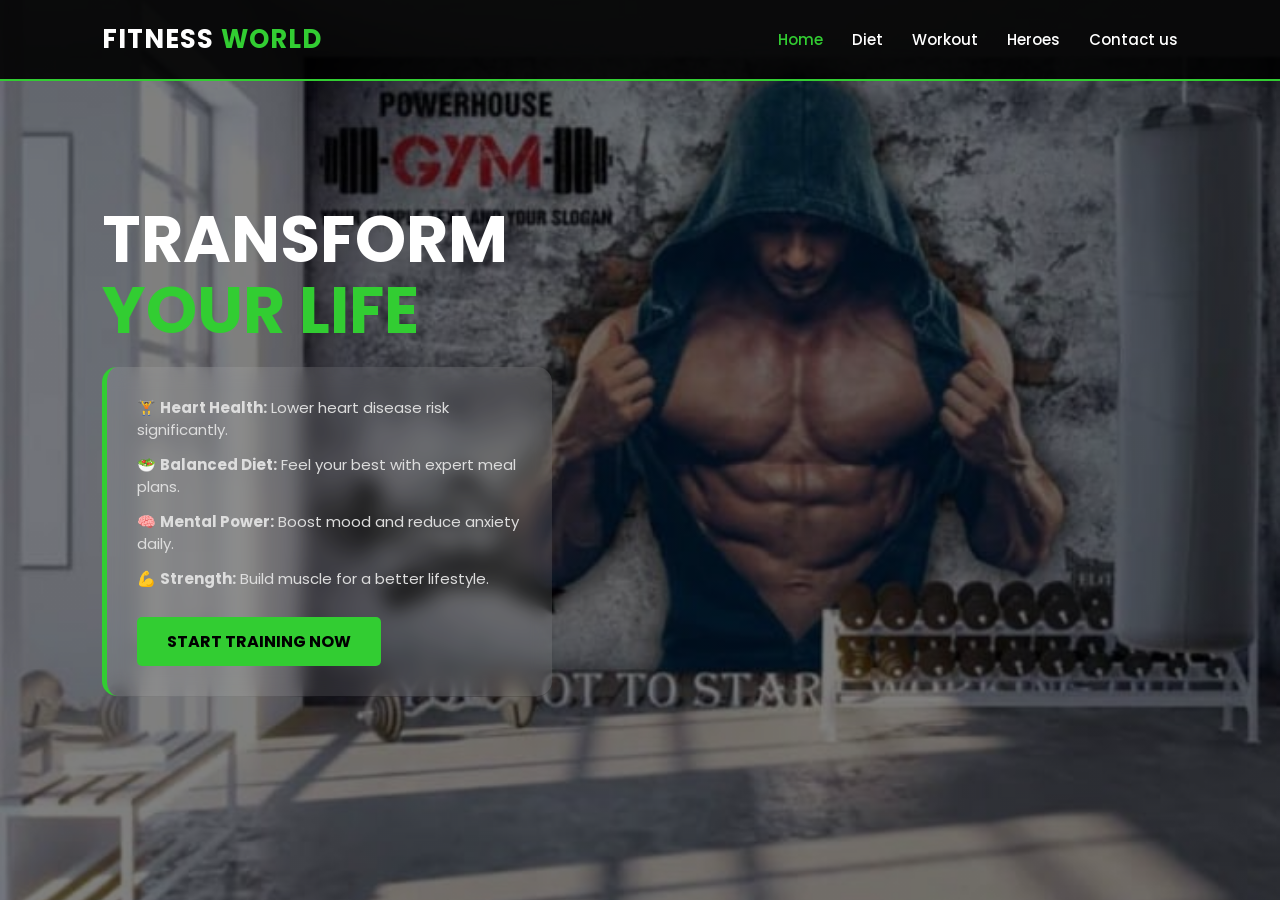
<file: index.html>
<!-- <!DOCTYPE html>
<html lang="en">
<head>
    <meta charset="UTF-8">
    <meta name="viewport" content="width=device-width, initial-scale=1.0">
    <title>Fitness World | Your Journey Starts Here</title>
    <link rel="stylesheet" href="css/style.css">
    <link href="https://fonts.googleapis.com/css2?family=Poppins:wght@300;400;700&display=swap" rel="stylesheet">
</head>
<body>

<header>
    <div class="logo">FITNESS <span>WORLD</span></div>
    <nav>
        <a href="index.html" class="active">Home</a>
        <a href="diet/diet.html">Diet</a>
        <a href="exercise/exercise.html">Exercise</a>
        <a href="heroes/heroes.html">Heroes</a>
        <a href="contact/contact.html">Contact</a>
    </nav>
</header>

<section class="hero">
    <div class="hero-overlay">
        <div class="hero-content">
            <h1>Welcome to <br><span>Fitness World</span></h1>
            <div class="text-box">
                <p>🏋️ <strong>Heart Health:</strong> Lower the risk of heart disease and improve blood pressure.</p>
                <p>🥗 <strong>Balanced Diet:</strong> Feel your best by combining good eating habits with exercise.</p>
                <p>🧠 <strong>Mental Power:</strong> Daily activity boosts mood, focus, and reduces anxiety.</p>
                <p>💪 <strong>Strength:</strong> Build bone and muscle strength for a better lifestyle.</p>
                <p>🌟 <strong>Longevity:</strong> Stay active to extend your life and build lasting habits.</p>
                
                <a href="exercise/exercise.html" class="cta-btn">Start Training Now</a>
            </div>
        </div>
    </div>
</section>

</body>
</html> -->
<!DOCTYPE html>
<html lang="en">
<head>
    <meta charset="UTF-8">
    <meta name="viewport" content="width=device-width, initial-scale=1.0">
    <title>Fitness World | Home</title>
    <link rel="stylesheet" href="css/style.css">
    <link href="https://fonts.googleapis.com/css2?family=Poppins:wght@300;400;700&display=swap" rel="stylesheet">
</head>
<body>

<header>
    <div class="logo">FITNESS <span>WORLD</span></div>
    <nav>
        <a href="index.html" class="active">Home</a>
        <a href="diet/diet.html">Diet</a>
        <a href="exercise/exercise.html">Workout</a>
        <a href="heroes/heroes.html">Heroes</a>
        <a href="contact/contact.html">Contact us</a>
    </nav>
</header>

<section class="hero-section">
    <div class="content-wrapper">
        <div class="hero-text">
            <h1>TRANSFORM <br><span>YOUR LIFE</span></h1>
            <div class="glass-box">
                <p>🏋️ <strong>Heart Health:</strong> Lower heart disease risk significantly.</p>
                <p>🥗 <strong>Balanced Diet:</strong> Feel your best with expert meal plans.</p>
                <p>🧠 <strong>Mental Power:</strong> Boost mood and reduce anxiety daily.</p>
                <p>💪 <strong>Strength:</strong> Build muscle for a better lifestyle.</p>
                <a href="exercise/exercise.html" class="main-btn">Start Training Now</a>
            </div>
        </div>
    </div>
</section>

</body>
</html>
</file>
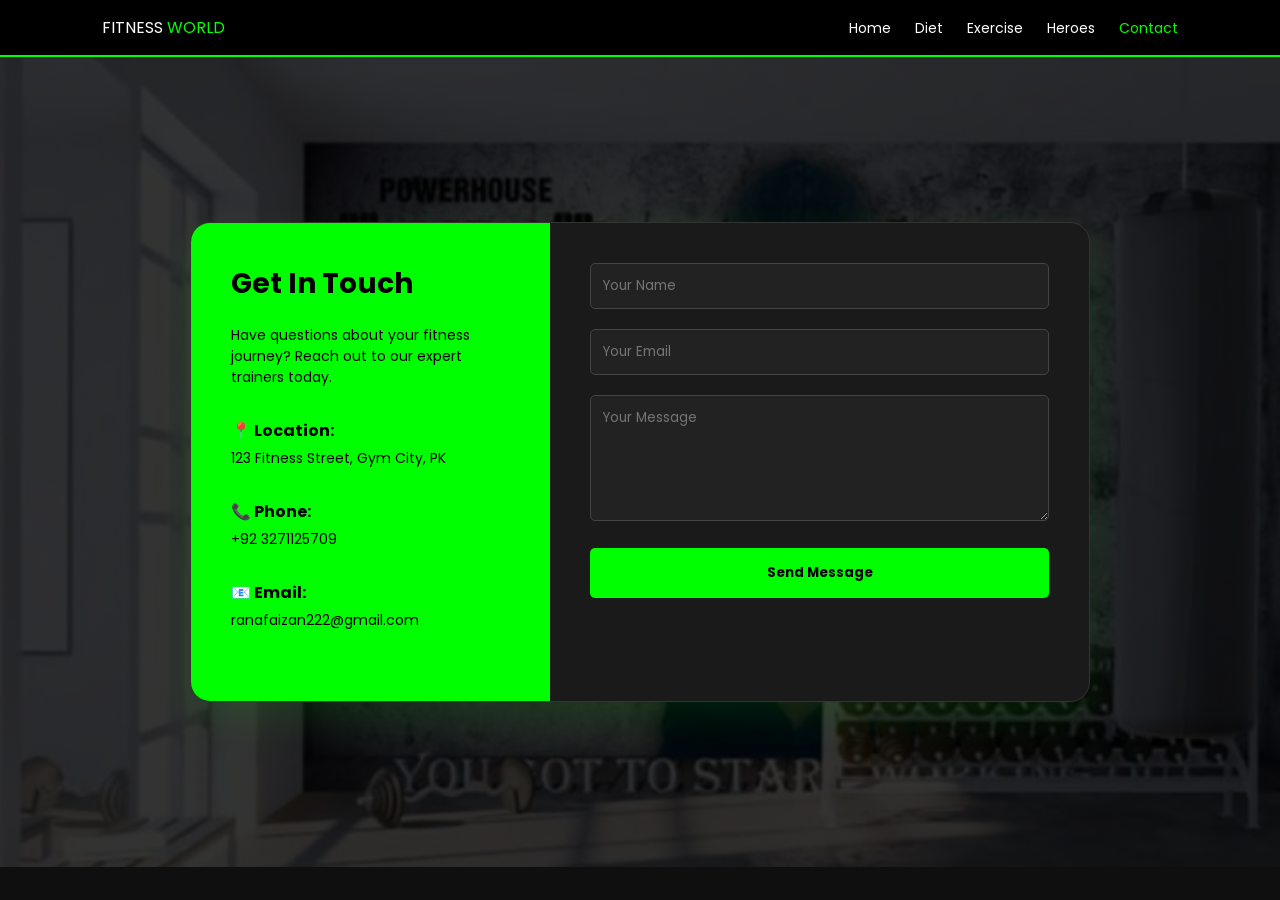
<file: contact/contact.html>
<!DOCTYPE html>
<html lang="en">
<head>
    <meta charset="UTF-8">
    <meta name="viewport" content="width=device-width, initial-scale=1.0">
    <title>Contact Us | Fitness World</title>
    <link rel="stylesheet" href="../css/contact.css">
    <link href="https://fonts.googleapis.com/css2?family=Poppins:wght@300;400;700&display=swap" rel="stylesheet">
</head>
<body>

<header class="navbar">
    <div class="logo">FITNESS <span>WORLD</span></div>
    <nav class="menu">
        <a href="../index.html">Home</a>
        <a href="../diet/diet.html">Diet</a>
        <a href="../exercise/exercise.html">Exercise</a>
        <a href="../heroes/heroes.html">Heroes</a>
        <a href="contact.html" class="active">Contact</a>
    </nav>
</header>

<section class="contact-section">
    <div class="contact-container">
        <div class="contact-info">
            <h2>Get In Touch</h2>
            <p>Have questions about your fitness journey? Reach out to our expert trainers today.</p>
            
            <div class="info-item">
                <span>📍 Location:</span>
                <p>123 Fitness Street, Gym City, PK</p>
            </div>
            <div class="info-item">
                <span>📞 Phone:</span>
                <p>+92 3271125709</p>
            </div>
            <div class="info-item">
                <span>📧 Email:</span>
                <p>ranafaizan222@gmail.com</p>
            </div>
        </div>

        <div class="contact-form">
            <form>
                <div class="input-group">
                    <input type="text" placeholder="Your Name" required>
                </div>
                <div class="input-group">
                    <input type="email" placeholder="Your Email" required>
                </div>
                <div class="input-group">
                    <textarea placeholder="Your Message" rows="5" required></textarea>
                </div>
                <button type="submit" class="submit-btn">Send Message</button>
            </form>
        </div>
    </div>
</section>

</body>
</html>
</file>
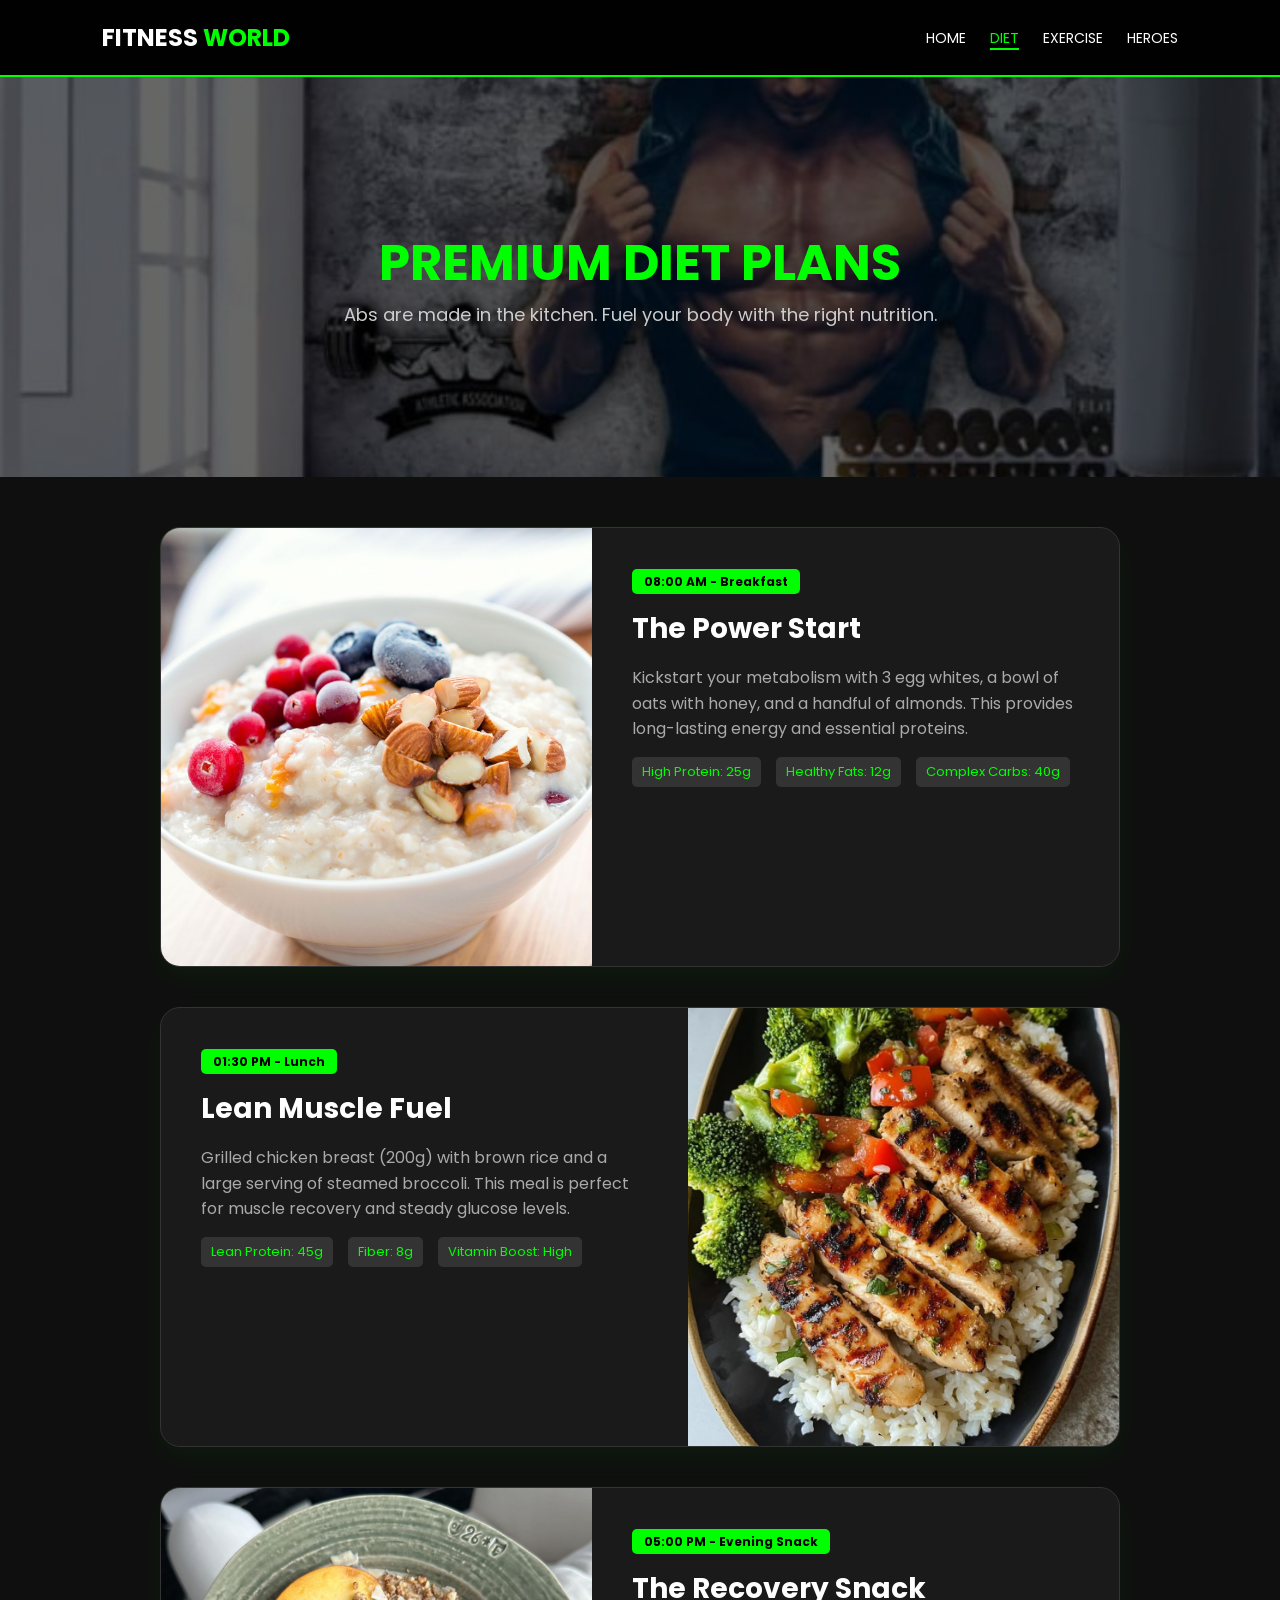
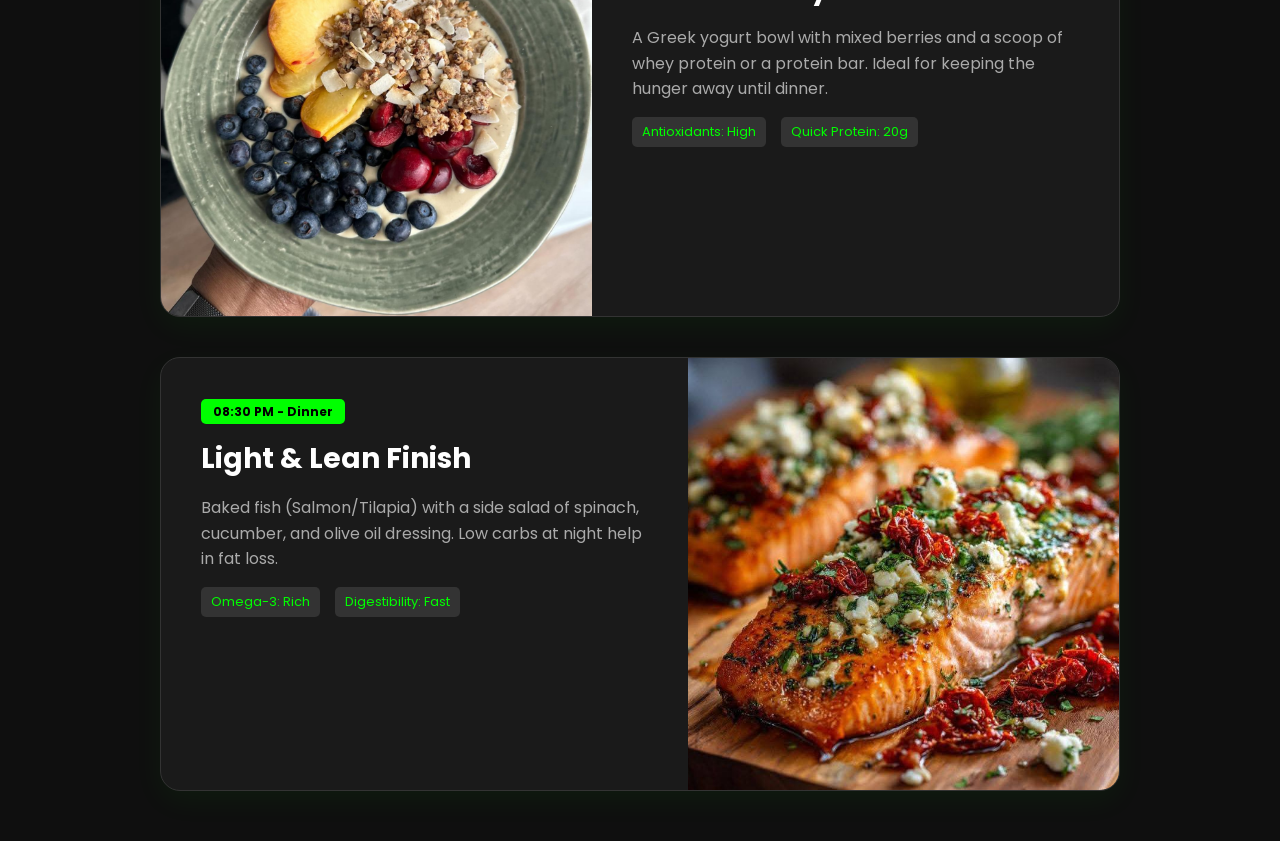
<file: diet/diet.html>
<!DOCTYPE html>
<html lang="en">
<head>
    <meta charset="UTF-8">
    <meta name="viewport" content="width=device-width, initial-scale=1.0">
    <title>Ultimate Diet Plan | Fitness World</title>
    <link rel="stylesheet" href="../css/diet.css">
    <link href="https://fonts.googleapis.com/css2?family=Poppins:wght@300;400;700&display=swap" rel="stylesheet">
</head>
<body>

<header class="navbar">
    <div class="logo">FITNESS <span>WORLD</span></div>
    <nav class="menu">
        <a href="../index.html">Home</a>
        <a href="diet.html" class="active">Diet</a>
        <a href="../exercise/exercise.html">Exercise</a>
        <a href="../heroes/heroes.html">Heroes</a>
    </nav>
</header>

<section class="diet-hero">
    <div class="hero-overlay">
        <h1>Premium Diet Plans</h1>
        <p>Abs are made in the kitchen. Fuel your body with the right nutrition.</p>
    </div>
</section>

<section class="diet-container">
    <div class="meal-box">
        <div class="meal-image">
            <img src="../images/diet1.jpg" alt="Breakfast">
        </div>
        <div class="meal-details">
            <span class="tag">08:00 AM - Breakfast</span>
            <h2>The Power Start</h2>
            <p>Kickstart your metabolism with 3 egg whites, a bowl of oats with honey, and a handful of almonds. This provides long-lasting energy and essential proteins.</p>
            <ul>
                <li>High Protein: 25g</li>
                <li>Healthy Fats: 12g</li>
                <li>Complex Carbs: 40g</li>
            </ul>
        </div>
    </div>

    <div class="meal-box reverse">
        <div class="meal-image">
            <img src="../images/diet2.jpg" alt="Lunch">
        </div>
        <div class="meal-details">
            <span class="tag">01:30 PM - Lunch</span>
            <h2>Lean Muscle Fuel</h2>
            <p>Grilled chicken breast (200g) with brown rice and a large serving of steamed broccoli. This meal is perfect for muscle recovery and steady glucose levels.</p>
            <ul>
                <li>Lean Protein: 45g</li>
                <li>Fiber: 8g</li>
                <li>Vitamin Boost: High</li>
            </ul>
        </div>
    </div>

    <div class="meal-box">
        <div class="meal-image">
            <img src="../images/diet3.jpg" alt="Dinner">
        </div>
        <div class="meal-details">
            <span class="tag">05:00 PM - Evening Snack</span>
            <h2>The Recovery Snack</h2>
            <p>A Greek yogurt bowl with mixed berries and a scoop of whey protein or a protein bar. Ideal for keeping the hunger away until dinner.</p>
            <ul>
                <li>Antioxidants: High</li>
                <li>Quick Protein: 20g</li>
            </ul>
        </div>
    </div>

    <div class="meal-box reverse">
        <div class="meal-image">
             <img src="../images/dinner.jpg" alt="Dinner">
        </div>
        <div class="meal-details">
            <span class="tag">08:30 PM - Dinner</span>
            <h2>Light & Lean Finish</h2>
            <p>Baked fish (Salmon/Tilapia) with a side salad of spinach, cucumber, and olive oil dressing. Low carbs at night help in fat loss.</p>
            <ul>
                <li>Omega-3: Rich</li>
                <li>Digestibility: Fast</li>
            </ul>
        </div>
    </div>
</section>

</body>
</html>
</file>
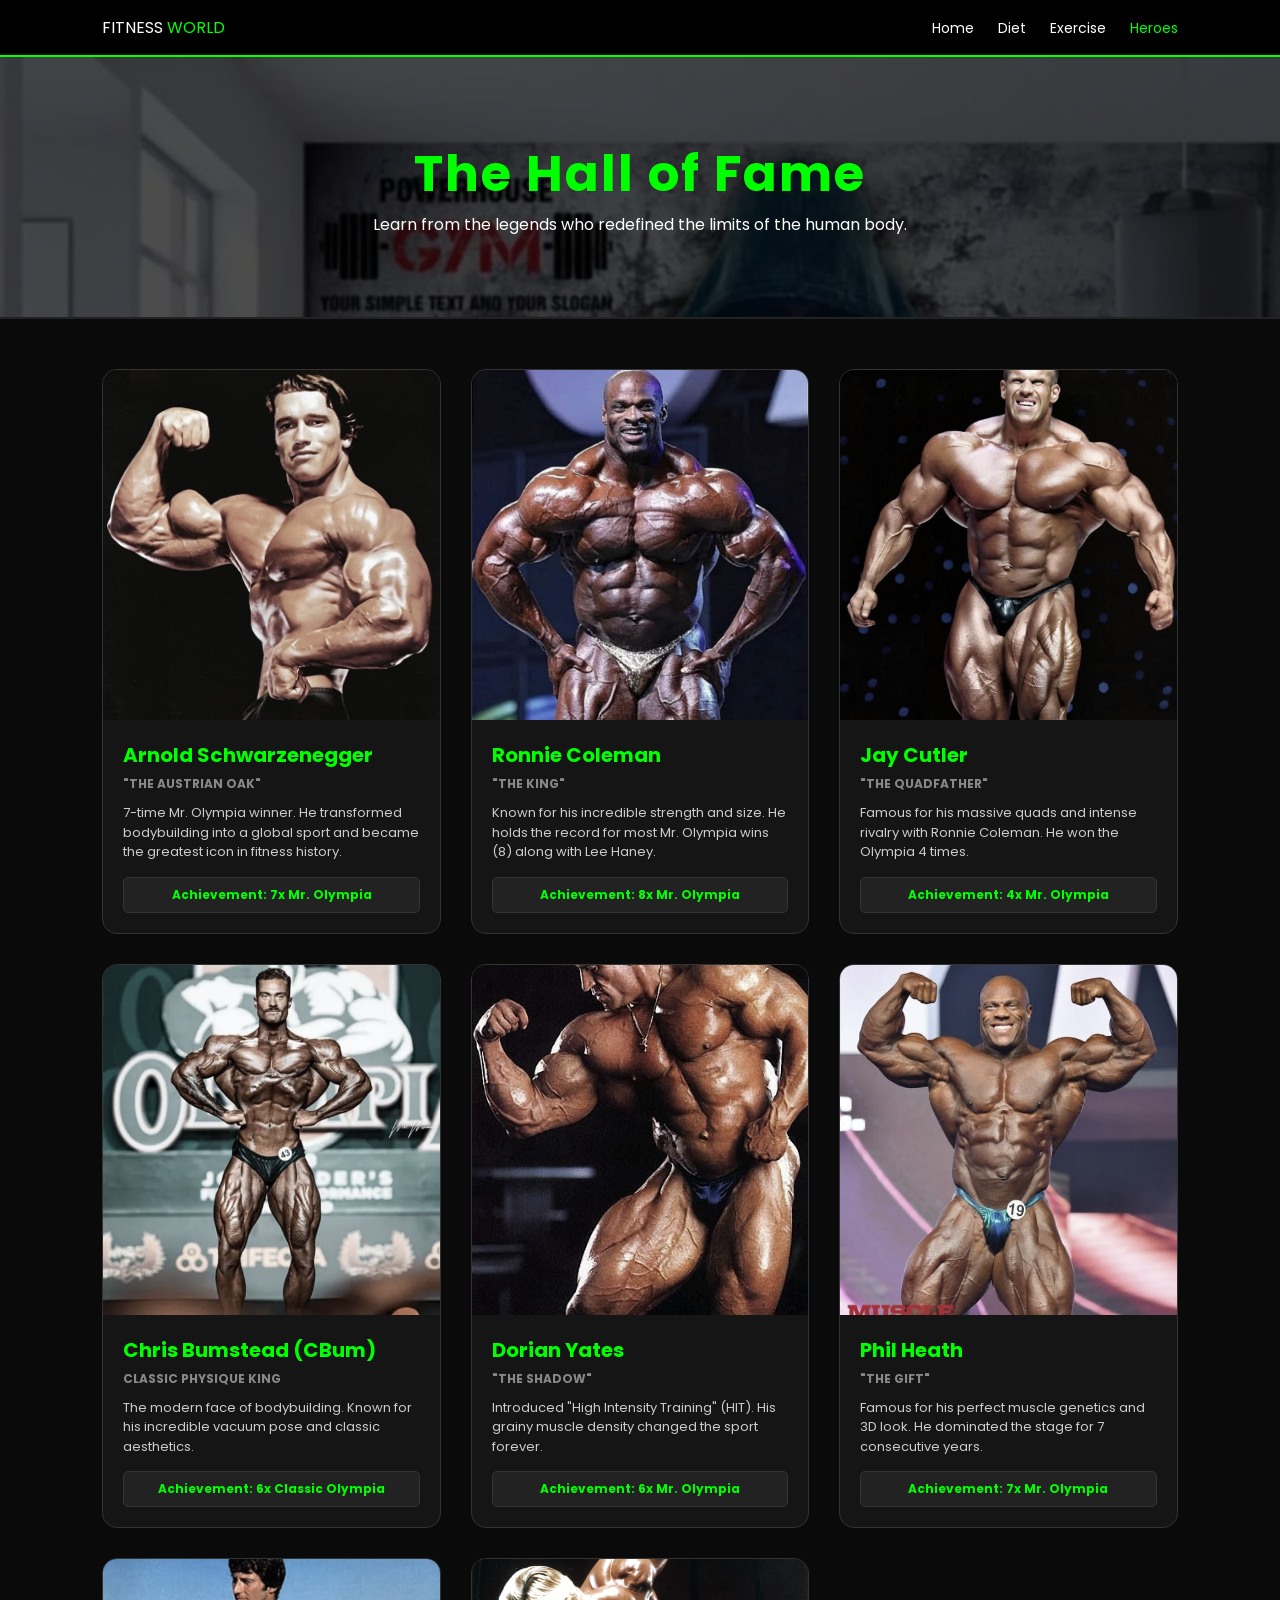
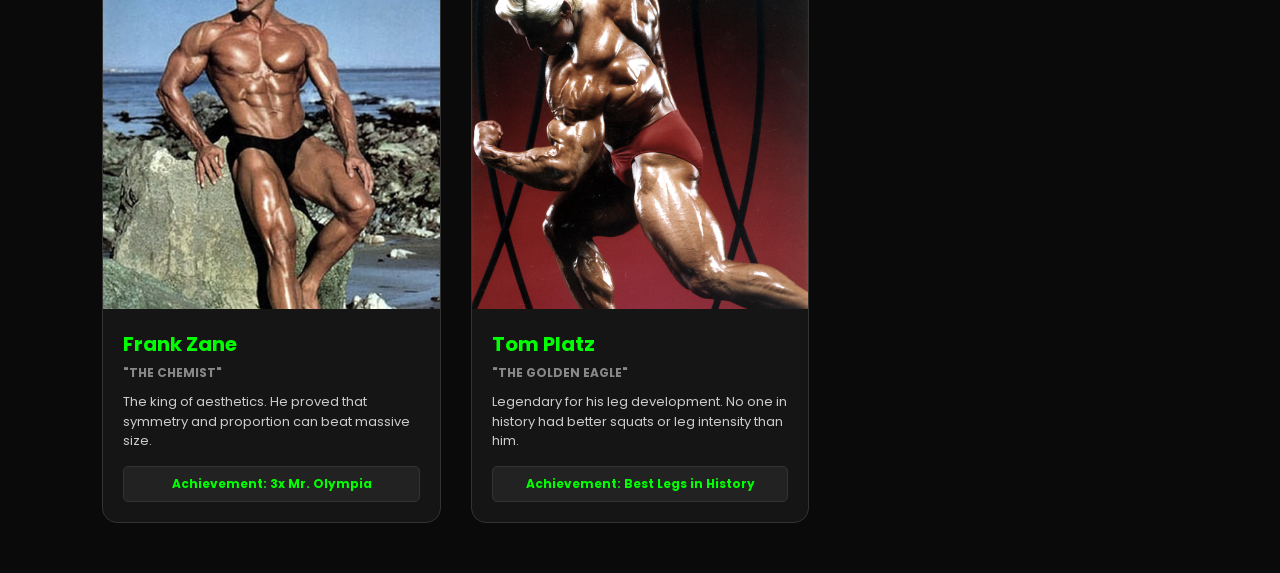
<file: heroes/heroes.html>
<!DOCTYPE html>
<html lang="en">
<head>
    <meta charset="UTF-8">
    <meta name="viewport" content="width=device-width, initial-scale=1.0">
    <title>Fitness Heroes | Legends of Bodybuilding</title>
    <link rel="stylesheet" href="../css/heroes.css">
    <link href="https://fonts.googleapis.com/css2?family=Poppins:wght@300;400;700&display=swap" rel="stylesheet">
</head>
<body>

<header class="navbar">
    <div class="logo">FITNESS <span>WORLD</span></div>
    <nav class="menu">
        <a href="../index.html">Home</a>
        <a href="../diet/diet.html">Diet</a>
        <a href="../exercise/exercise.html">Exercise</a>
        <a href="heroes.html" class="active">Heroes</a>
    </nav>
</header>

<section class="heroes-hero">
    <h1>The Hall of Fame</h1>
    <p>Learn from the legends who redefined the limits of the human body.</p>
</section>

<div class="heroes-grid">
    <div class="hero-card">
        <div class="hero-img">
            <img src="../images/hero1.jpg" alt="Arnold Schwarzenegger">
        </div>
        <div class="hero-content">
            <h3>Arnold Schwarzenegger</h3>
            <span class="title">"The Austrian Oak"</span>
            <p>7-time Mr. Olympia winner. He transformed bodybuilding into a global sport and became the greatest icon in fitness history.</p>
            <div class="achievement">Achievement: 7x Mr. Olympia</div>
        </div>
    </div>

    <div class="hero-card">
        <div class="hero-img">
            <img src="../images/hero2.jpg" alt="Ronnie Coleman">
        </div>
        <div class="hero-content">
            <h3>Ronnie Coleman</h3>
            <span class="title">"The King"</span>
            <p>Known for his incredible strength and size. He holds the record for most Mr. Olympia wins (8) along with Lee Haney.</p>
            <div class="achievement">Achievement: 8x Mr. Olympia</div>
        </div>
    </div>

    <div class="hero-card">
        <div class="hero-img">
            <img src="../images/hero3.jpg" alt="Jay Cutler">
        </div>
        <div class="hero-content">
            <h3>Jay Cutler</h3>
            <span class="title">"The Quadfather"</span>
            <p>Famous for his massive quads and intense rivalry with Ronnie Coleman. He won the Olympia 4 times.</p>
            <div class="achievement">Achievement: 4x Mr. Olympia</div>
        </div>
    </div>

    <div class="hero-card">
        <div class="hero-img">
            <img src="../images/hero4.jpg" alt="Chris Bumstead">
        </div>
        <div class="hero-content">
            <h3>Chris Bumstead (CBum)</h3>
            <span class="title">Classic Physique King</span>
            <p>The modern face of bodybuilding. Known for his incredible vacuum pose and classic aesthetics.</p>
            <div class="achievement">Achievement: 6x Classic Olympia</div>
        </div>
    </div>

    <div class="hero-card">
        <div class="hero-img">
            <img src="../images/hero5.jpg" alt="Dorian Yates">
        </div>
        <div class="hero-content">
            <h3>Dorian Yates</h3>
            <span class="title">"The Shadow"</span>
            <p>Introduced "High Intensity Training" (HIT). His grainy muscle density changed the sport forever.</p>
            <div class="achievement">Achievement: 6x Mr. Olympia</div>
        </div>
    </div>

    <div class="hero-card">
        <div class="hero-img">
            <img src="../images/hero6.jpg" alt="Phil Heath">
        </div>
        <div class="hero-content">
            <h3>Phil Heath</h3>
            <span class="title">"The Gift"</span>
            <p>Famous for his perfect muscle genetics and 3D look. He dominated the stage for 7 consecutive years.</p>
            <div class="achievement">Achievement: 7x Mr. Olympia</div>
        </div>
    </div>

    <div class="hero-card">
        <div class="hero-img">
            <img src="../images/hero7.jpg" alt="Frank Zane">
        </div>
        <div class="hero-content">
            <h3>Frank Zane</h3>
            <span class="title">"The Chemist"</span>
            <p>The king of aesthetics. He proved that symmetry and proportion can beat massive size.</p>
            <div class="achievement">Achievement: 3x Mr. Olympia</div>
        </div>
    </div>

    <div class="hero-card">
        <div class="hero-img">
            <img src="../images/hero8.jpg" alt="Tom Platz">
        </div>
        <div class="hero-content">
            <h3>Tom Platz</h3>
            <span class="title">"The Golden Eagle"</span>
            <p>Legendary for his leg development. No one in history had better squats or leg intensity than him.</p>
            <div class="achievement">Achievement: Best Legs in History</div>
        </div>
    </div>
</div>

</body>
</html>
</file>
<file: css/style.css>
/*
* {
    margin: 0;
    padding: 0;
    box-sizing: border-box;
    font-family: 'Poppins', sans-serif;
}

body {
    background-color: #111;
    color: #fff;
    overflow-x: hidden;
}

/* Header & Navbar */
/*
header {
    position: fixed;
    top: 0;
    width: 100%;
    padding: 20px 8%;
    display: flex;
    justify-content: space-between;
    align-items: center;
    background: rgba(0, 0, 0, 0.85);
    backdrop-filter: blur(10px);
    z-index: 1000;
    border-bottom: 2px solid lime;
}

.logo {
    font-size: 28px;
    font-weight: 700;
    letter-spacing: 1px;
}

.logo span {
    color: lime;
}

nav a {
    color: white;
    text-decoration: none;
    margin-left: 30px;
    font-size: 16px;
    font-weight: 500;
    transition: 0.3s;
}

nav a:hover, nav a.active {
    color: lime;
}

/* Hero Section */
/*
.hero {
    height: 100vh;
    background: url("../images/bg.jpg") no-repeat center center/cover;
    position: relative;
}

.hero-overlay {
    background: rgba(0, 0, 0, 0.5); /* Image ko thora dark kiya taake text nazar aaye */
   /* height: 100%;
    width: 100%;
    display: flex;
    align-items: center;
    padding: 0 8%;
}

.hero-content h1 {
    font-size: 55px;
    line-height: 1.2;
    margin-bottom: 20px;
    text-transform: uppercase;
}

.hero-content h1 span {
    color: lime;
    text-shadow: 2px 2px 10px rgba(0, 255, 0, 0.3);
}

/* Text Box Improvement */
/*
.text-box {
    background: rgba(0, 0, 0, 0.75);
    padding: 25px;
    max-width: 500px;
    border-radius: 15px;
    border-left: 5px solid lime;
}

.text-box p {
    font-size: 15px;
    margin-bottom: 12px;
    line-height: 1.6;
    color: #ddd;
}

/* Button */
/*
.cta-btn {
    display: inline-block;
    margin-top: 15px;
    padding: 12px 25px;
    background: lime;
    color: black;
    text-decoration: none;
    font-weight: bold;
    border-radius: 5px;
    transition: 0.3s;
}

.cta-btn:hover {
    background: #00cc00;
    transform: translateY(-3px);
}*/
* {
    margin: 0; padding: 0; box-sizing: border-box;
    font-family: 'Poppins', sans-serif;
}

body {
    background-color: #000;
    overflow-x: hidden;
}

/* Header & Navbar */
header {
    position: fixed;
    top: 0; width: 100%;
    padding: 20px 8%;
    display: flex;
    justify-content: space-between;
    align-items: center;
    background: rgba(0, 0, 0, 0.9);
    border-bottom: 2px solid #32CD32; /* Lime Green */
    z-index: 1000;
}

.logo { color: white; font-size: 26px; font-weight: 700; letter-spacing: 1px; }
.logo span { color: #32CD32; }

nav a {
    color: white;
    text-decoration: none;
    margin-left: 25px;
    font-size: 15px;
    font-weight: 500;
    transition: 0.3s;
}

nav a:hover, nav a.active { color: #32CD32; }

/* Hero Section */
.hero-section {
    height: 100vh;
    background: linear-gradient(rgba(0,0,0,0.5), rgba(0,0,0,0.5)), url('../images/bg.jpg');
    background-size: cover;
    background-position: center;
    display: flex;
    align-items: center;
    padding: 0 8%;
}

.hero-text h1 {
    font-size: 65px;
    color: white;
    line-height: 1.1;
    margin-bottom: 20px;
}

.hero-text h1 span { color: #32CD32; }

/* Professional Glass Box */
.glass-box {
    background: rgba(255, 255, 255, 0.1);
    backdrop-filter: blur(10px);
    padding: 30px;
    border-radius: 15px;
    border-left: 5px solid #32CD32;
    max-width: 450px;
}

.glass-box p {
    color: #ddd;
    font-size: 15px;
    margin-bottom: 12px;
    line-height: 1.5;
}

/* Premium Button */
.main-btn {
    display: inline-block;
    margin-top: 15px;
    padding: 12px 30px;
    background: #32CD32;
    color: #000;
    text-decoration: none;
    font-weight: 700;
    border-radius: 5px;
    transition: 0.3s;
    text-transform: uppercase;
}

.main-btn:hover {
    background: #28a428;
    transform: translateY(-3px);
    box-shadow: 0 5px 15px rgba(50, 205, 50, 0.4);
}
</file>
<file: css/contact.css>
* { margin: 0; padding: 0; box-sizing: border-box; font-family: 'Poppins', sans-serif; }
body { background: #0f0f0f; color: white; }

/* Navbar */
.navbar { background: #000; padding: 15px 8%; display: flex; justify-content: space-between; border-bottom: 2px solid lime; }
.logo span { color: lime; }
.menu a { color: white; margin-left: 20px; text-decoration: none; font-size: 14px; }
.menu a.active { color: lime; }

/* Contact Section */
.contact-section {
    min-height: 90vh;
    display: flex;
    align-items: center;
    justify-content: center;
    padding: 50px 8%;
    background: linear-gradient(rgba(0,0,0,0.8), rgba(0,0,0,0.8)), url('../images/bg.jpg');
    background-size: cover;
}

.contact-container {
    display: flex;
    background: #1a1a1a;
    width: 100%;
    max-width: 900px;
    border-radius: 20px;
    overflow: hidden;
    box-shadow: 0 15px 40px rgba(0,255,0,0.1);
    border: 1px solid #333;
}

/* Left Side Info */
.contact-info {
    width: 40%;
    background: lime;
    color: black;
    padding: 40px;
}

.contact-info h2 { margin-bottom: 20px; font-size: 28px; }
.contact-info p { font-size: 14px; margin-bottom: 30px; }

.info-item { margin-bottom: 20px; }
.info-item span { font-weight: bold; display: block; margin-bottom: 5px; }

/* Right Side Form */
.contact-form {
    width: 60%;
    padding: 40px;
}

.input-group { margin-bottom: 20px; }
.input-group input, .input-group textarea {
    width: 100%;
    padding: 12px;
    background: #222;
    border: 1px solid #444;
    color: white;
    border-radius: 5px;
    outline: none;
}

.input-group input:focus, .input-group textarea:focus { border-color: lime; }

.submit-btn {
    width: 100%;
    padding: 15px;
    background: lime;
    color: black;
    border: none;
    font-weight: bold;
    border-radius: 5px;
    cursor: pointer;
    transition: 0.3s;
}

.submit-btn:hover { background: #00cc00; transform: translateY(-3px); }

/* Responsive */
@media (max-width: 768px) {
    .contact-container { flex-direction: column; }
    .contact-info, .contact-form { width: 100%; }
}
</file>
<file: css/diet.css>
* {
    margin: 0;
    padding: 0;
    box-sizing: border-box;
    font-family: 'Poppins', sans-serif;
}

body {
    background: #0f0f0f; /* Dark Theme */
    color: white;
}

/* Navbar */
.navbar {
    background: rgba(0,0,0,0.9);
    padding: 20px 8%;
    display: flex;
    justify-content: space-between;
    align-items: center;
    position: sticky;
    top: 0;
    z-index: 1000;
    border-bottom: 2px solid lime;
}

.logo { font-size: 24px; font-weight: bold; }
.logo span { color: lime; }

.menu a {
    color: white;
    margin-left: 20px;
    text-decoration: none;
    font-size: 14px;
    text-transform: uppercase;
}

.menu a.active { color: lime; border-bottom: 2px solid lime; }

/* Hero Banner */
.diet-hero {
    background: linear-gradient(rgba(0,0,0,0.6), rgba(0,0,0,0.6)), url('../images/bg.jpg');
    background-size: cover;
    background-position: center;
    height: 400px;
    display: flex;
    align-items: center;
    justify-content: center;
    text-align: center;
}

.diet-hero h1 { font-size: 50px; color: lime; text-transform: uppercase; }
.diet-hero p { font-size: 18px; color: #ccc; }

/* Meal Boxes */
.diet-container {
    max-width: 1000px;
    margin: 50px auto;
    padding: 0 20px;
}

.meal-box {
    display: flex;
    background: #1a1a1a;
    margin-bottom: 40px;
    border-radius: 20px;
    overflow: hidden;
    box-shadow: 0 10px 30px rgba(0,255,0,0.05);
    border: 1px solid #333;
    transition: 0.3s;
}

.meal-box:hover {
    transform: translateY(-10px);
    border-color: lime;
}

.meal-box.reverse { flex-direction: row-reverse; }

.meal-image { width: 45%; }
.meal-image img { width: 100%; height: 100%; object-fit: cover; }

.meal-details {
    width: 55%;
    padding: 40px;
}

.tag {
    background: lime;
    color: black;
    padding: 4px 12px;
    font-size: 12px;
    font-weight: bold;
    border-radius: 5px;
}

.meal-details h2 { margin: 15px 0; font-size: 28px; }
.meal-details p { color: #aaa; line-height: 1.6; margin-bottom: 15px; }

.meal-details ul {
    list-style: none;
    display: flex;
    gap: 15px;
    flex-wrap: wrap;
}

.meal-details ul li {
    background: #333;
    padding: 5px 10px;
    border-radius: 5px;
    font-size: 13px;
    color: lime;
}

/* Responsive */
@media (max-width: 768px) {
    .meal-box, .meal-box.reverse { flex-direction: column; }
    .meal-image, .meal-details { width: 100%; }
}
</file>
<file: css/heroes.css>
* { margin: 0; padding: 0; box-sizing: border-box; font-family: 'Poppins', sans-serif; }
body { background: #0a0a0a; color: white; }

/* Navbar */
.navbar { background: #000; padding: 15px 8%; display: flex; justify-content: space-between; border-bottom: 2px solid lime; position: sticky; top:0; z-index: 100; }
.logo span { color: lime; }
.menu a { color: white; margin-left: 20px; text-decoration: none; font-size: 14px; }
.menu a.active { color: lime; }

/* Hero Section */
.heroes-hero { text-align: center; padding: 80px 20px; background: linear-gradient(rgba(0,0,0,0.7), rgba(0,0,0,0.7)), url('../images/bg.jpg'); background-size: cover; border-bottom: 2px solid #222; }
.heroes-hero h1 { font-size: 50px; color: lime; letter-spacing: 2px; }

/* Grid Layout */
.heroes-grid { display: grid; grid-template-columns: repeat(auto-fit, minmax(280px, 1fr)); gap: 30px; padding: 50px 8%; }

/* Card Styling */
.hero-card { background: #151515; border-radius: 15px; overflow: hidden; border: 1px solid #333; transition: 0.4s; position: relative; }
.hero-card:hover { border-color: lime; transform: translateY(-10px); box-shadow: 0 10px 20px rgba(0,255,0,0.1); }

.hero-img { width: 100%; height: 350px; overflow: hidden; }
.hero-img img { width: 100%; height: 100%; object-fit: cover; filter: grayscale(40%); transition: 0.4s; }
.hero-card:hover .hero-img img { filter: grayscale(0%); transform: scale(1.1); }

.hero-content { padding: 20px; }
.hero-content h3 { color: lime; margin-bottom: 5px; font-size: 20px; }
.title { font-size: 12px; color: #888; text-transform: uppercase; font-weight: bold; display: block; margin-bottom: 10px; }
.hero-content p { font-size: 13px; color: #ccc; line-height: 1.5; margin-bottom: 15px; }

.achievement { background: #222; padding: 8px; border-radius: 5px; color: lime; font-size: 12px; text-align: center; font-weight: bold; border: 1px solid #333; }
</file>
